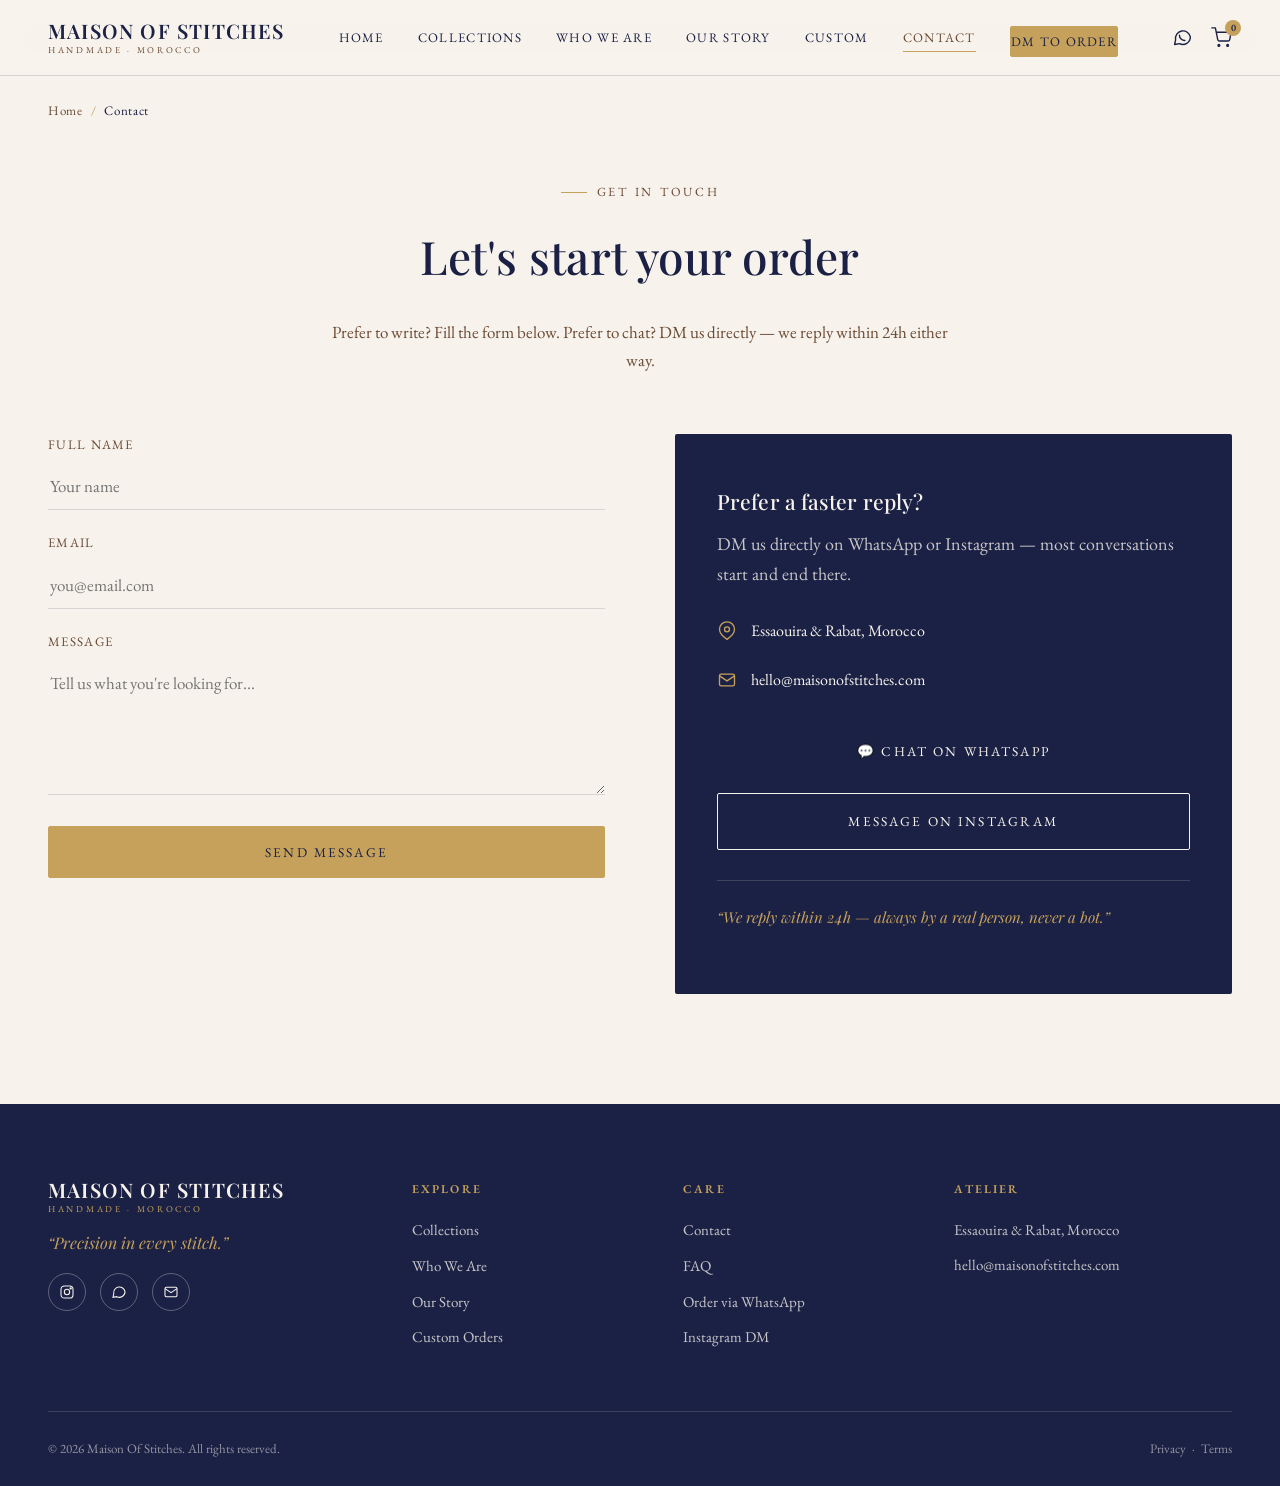
<file: contact.html>
<!DOCTYPE html>
<html lang="en">
<head>
<meta charset="UTF-8">
<meta name="viewport" content="width=device-width, initial-scale=1.0">
<title>Contact — Maison Of Stitches</title>
<meta name="description" content="Contact Maison Of Stitches — order via WhatsApp, Instagram, or email. We reply within 24h.">
<link rel="preconnect" href="https://fonts.googleapis.com">
<link rel="stylesheet" href="css/style.css">
</head>
<body class=" has-sticky">

<header class="site-header">
  <div class="header-inner">
    <a href="index.html" class="logo"><b>MAISON OF STITCHES</b><span>Handmade &middot; Morocco</span></a>
    <nav class="main-nav">
      <a href="index.html" class="nav-link">Home</a>
<a href="collections.html" class="nav-link">Collections</a>
<a href="who-we-are.html" class="nav-link">Who We Are</a>
<a href="our-story.html" class="nav-link">Our Story</a>
<a href="custom.html" class="nav-link">Custom</a>
<a href="contact.html" class="nav-link active">Contact</a>

      <a href="https://wa.me/212600000000" target="_blank" class="btn btn-gold btn-small" style="margin-top:8px;">DM to Order</a>
    </nav>
    <div class="header-actions">
      <a href="https://wa.me/212600000000" target="_blank" class="icon-btn" aria-label="WhatsApp">
        <svg viewBox="0 0 24 24" fill="none" stroke-width="1.6" stroke-linecap="round" stroke-linejoin="round"><path d="M21 11.5a8.5 8.5 0 0 1-12.4 7.5L3 20l1.1-5.4A8.5 8.5 0 1 1 21 11.5Z"/><path d="M8.5 9.5c0 3.5 3 6 6.2 6"/></svg>
      </a>
      <a href="#" class="icon-btn" aria-label="Cart">
        <svg viewBox="0 0 24 24" fill="none" stroke-width="1.6" stroke-linecap="round" stroke-linejoin="round"><circle cx="9" cy="21" r="1"/><circle cx="19" cy="21" r="1"/><path d="M1 1h4l2.7 13.4a2 2 0 0 0 2 1.6h9.7a2 2 0 0 0 2-1.6L23 6H6"/></svg>
        <span class="cart-count">0</span>
      </a>
      <button class="nav-toggle" aria-label="Menu"><span></span><span></span><span></span></button>
    </div>
  </div>
</header>


<div class="container"><div class="breadcrumb"><a href="index.html">Home</a><span class="sep">/</span><span class="current">Contact</span></div></div>

<section style="padding-top:50px;">
  <div class="container">
    <div class="section-head reveal">
      <span class="eyebrow">Get In Touch</span>
      <h2>Let's start your order</h2>
      <p>Prefer to write? Fill the form below. Prefer to chat? DM us directly — we reply within 24h either way.</p>
    </div>

    <div class="contact-grid">
      <form id="contact-form" class="reveal">
        <div class="form-group">
          <label for="name">Full name</label>
          <input type="text" id="name" name="name" placeholder="Your name" required>
        </div>
        <div class="form-group">
          <label for="email">Email</label>
          <input type="email" id="email" name="email" placeholder="you@email.com" required>
        </div>
        <div class="form-group">
          <label for="message">Message</label>
          <textarea id="message" name="message" rows="5" placeholder="Tell us what you're looking for..." required></textarea>
        </div>
        <button type="submit" class="btn btn-gold btn-block">Send Message</button>
      </form>

      <div class="contact-side reveal">
        <h3>Prefer a faster reply?</h3>
        <p style="color:rgba(247,243,236,.78);">DM us directly on WhatsApp or Instagram — most conversations start and end there.</p>

        <div style="margin-top:30px;">
          <div class="contact-line">
            <svg viewBox="0 0 24 24" fill="none" stroke-width="1.6"><path d="M21 10c0 6-9 12-9 12S3 16 3 10a9 9 0 0 1 18 0Z"/><circle cx="12" cy="10" r="3"/></svg>
            <span>Essaouira &amp; Rabat, Morocco</span>
          </div>
          <div class="contact-line">
            <svg viewBox="0 0 24 24" fill="none" stroke-width="1.6"><rect x="3" y="5" width="18" height="14" rx="2"/><path d="m3 7 9 6 9-6"/></svg>
            <span>hello@maisonofstitches.com</span>
          </div>
        </div>

        <div class="contact-btns">
          <a href="https://wa.me/212600000000" target="_blank" class="btn btn-wa btn-block">💬 Chat on WhatsApp</a>
          <a href="https://instagram.com/maisonofstitches" target="_blank" class="btn btn-outline btn-block">Message on Instagram</a>
        </div>

        <p class="reassure">&ldquo;We reply within 24h — always by a real person, never a bot.&rdquo;</p>
      </div>
    </div>
  </div>
</section>


<footer class="site-footer">
  <div class="container">
    <div class="footer-grid">
      <div class="footer-brand">
        <a href="index.html" class="logo"><b>MAISON OF STITCHES</b><span>Handmade &middot; Morocco</span></a>
        <p class="footer-tag">&ldquo;Precision in every stitch.&rdquo;</p>
        <div class="footer-socials">
          <a href="https://instagram.com/maisonofstitches" target="_blank" aria-label="Instagram">
            <svg viewBox="0 0 24 24" fill="none" stroke-width="1.6"><rect x="3" y="3" width="18" height="18" rx="5"/><circle cx="12" cy="12" r="4"/><circle cx="17.5" cy="6.5" r="1"/></svg>
          </a>
          <a href="https://wa.me/212600000000" target="_blank" aria-label="WhatsApp">
            <svg viewBox="0 0 24 24" fill="none" stroke-width="1.6"><path d="M21 11.5a8.5 8.5 0 0 1-12.4 7.5L3 20l1.1-5.4A8.5 8.5 0 1 1 21 11.5Z"/></svg>
          </a>
          <a href="mailto:hello@maisonofstitches.com" aria-label="Email">
            <svg viewBox="0 0 24 24" fill="none" stroke-width="1.6"><rect x="3" y="5" width="18" height="14" rx="2"/><path d="m3 7 9 6 9-6"/></svg>
          </a>
        </div>
      </div>
      <div class="footer-col">
        <h4>Explore</h4>
        <a href="collections.html">Collections</a>
        <a href="who-we-are.html">Who We Are</a>
        <a href="our-story.html">Our Story</a>
        <a href="custom.html">Custom Orders</a>
      </div>
      <div class="footer-col">
        <h4>Care</h4>
        <a href="contact.html">Contact</a>
        <a href="custom.html#faq">FAQ</a>
        <a href="https://wa.me/212600000000" target="_blank">Order via WhatsApp</a>
        <a href="https://instagram.com/maisonofstitches" target="_blank">Instagram DM</a>
      </div>
      <div class="footer-col">
        <h4>Atelier</h4>
        <p style="color:rgba(247,243,236,.78);font-size:15px;margin:0 0 10px;">Essaouira &amp; Rabat, Morocco</p>
        <a href="mailto:hello@maisonofstitches.com">hello@maisonofstitches.com</a>
      </div>
    </div>
    <div class="footer-bottom">
      <span>&copy; 2026 Maison Of Stitches. All rights reserved.</span>
      <span><a href="contact.html">Privacy</a> &nbsp;&middot;&nbsp; <a href="contact.html">Terms</a></span>
    </div>
  </div>
</footer>
<div class="sticky-wa">
  <a href="https://wa.me/212600000000" target="_blank" style="color:inherit;display:flex;align-items:center;gap:8px;">💬 DM to order</a>
</div>
<script src="js/main.js"></script>

</body>
</html>
</file>
<file: css/style.css>
/* ===========================================================
   MAISON OF STITCHES — Design System
   Quiet luxury / coastal / editorial / artisanal
   =========================================================== */

@import url('https://fonts.googleapis.com/css2?family=Playfair+Display:ital,wght@0,400;0,500;0,600;0,700;1,400;1,500&family=EB+Garamond:ital,wght@0,400;0,500;0,600;1,400&display=swap');

:root{
  --navy:#1B2145;
  --navy-80: rgba(27,33,69,.8);
  --navy-10: rgba(27,33,69,.08);
  --cream:#F7F3EC;
  --cream-dim:#EFE9DD;
  --brown:#6B4A34;
  --gold:#C6A15B;
  --gold-soft: rgba(198,161,91,.18);
  --ink:#1B2145;
  --line: rgba(27,33,69,.14);
  --shadow: 0 20px 60px rgba(27,33,69,.14);
  --radius: 2px;
  --maxw: 1240px;
  --ease: cubic-bezier(.22,.68,.1,1);
}

*,*::before,*::after{box-sizing:border-box;}
html{scroll-behavior:smooth;}
body{
  margin:0;
  background:var(--cream);
  color:var(--navy);
  font-family:'EB Garamond', Georgia, serif;
  font-size:18px;
  line-height:1.65;
  -webkit-font-smoothing:antialiased;
  overflow-x:hidden;
}
img{max-width:100%;display:block;}
a{color:inherit;text-decoration:none;}
h1,h2,h3,h4{
  font-family:'Playfair Display', serif;
  font-weight:500;
  margin:0 0 .5em;
  letter-spacing:.005em;
  color:var(--navy);
}
p{margin:0 0 1em;}
.container{max-width:var(--maxw);margin:0 auto;padding:0 28px;}
.eyebrow{
  font-family:'EB Garamond', serif;
  text-transform:uppercase;
  letter-spacing:.22em;
  font-size:12.5px;
  color:var(--brown);
  display:inline-flex;
  align-items:center;
  gap:10px;
}
.eyebrow::before{content:"";width:26px;height:1px;background:var(--gold);display:inline-block;}
.italic-serif{font-family:'Playfair Display', serif;font-style:italic;font-weight:400;}
.gold{color:var(--gold);}
.center{text-align:center;}

/* reveal-on-scroll */
.reveal{opacity:0;transform:translateY(24px);transition:opacity .9s var(--ease), transform .9s var(--ease);}
.reveal.in{opacity:1;transform:translateY(0);}

/* ===================== BUTTONS ===================== */
.btn{
  display:inline-flex;align-items:center;justify-content:center;gap:10px;
  font-family:'EB Garamond', serif;
  font-size:13.5px;
  letter-spacing:.16em;
  text-transform:uppercase;
  padding:16px 34px;
  border:1px solid transparent;
  border-radius:var(--radius);
  cursor:pointer;
  transition:all .35s var(--ease);
  white-space:nowrap;
}
.btn-gold{background:var(--gold);color:var(--navy);border-color:var(--gold);}
.btn-gold:hover{background:transparent;color:var(--navy);border-color:var(--navy);transform:translateY(-2px);}
.btn-outline{background:transparent;color:var(--cream);border-color:var(--cream);}
.btn-outline:hover{background:var(--cream);color:var(--navy);transform:translateY(-2px);}
.btn-outline-navy{background:transparent;color:var(--navy);border-color:var(--navy);}
.btn-outline-navy:hover{background:var(--navy);color:var(--cream);transform:translateY(-2px);}
.btn-wa{background:var(--navy);color:var(--cream);border-color:var(--navy);}
.btn-wa:hover{background:var(--brown);border-color:var(--brown);transform:translateY(-2px);}
.btn-block{width:100%;}
.btn-small{padding:11px 20px;font-size:11.5px;}

/* ===================== HEADER ===================== */
.site-header{
  position:sticky;top:0;z-index:1000;
  background:rgba(247,243,236,.88);
  backdrop-filter:blur(14px);
  border-bottom:1px solid var(--line);
  transition:background .4s var(--ease);
}
.header-inner{
  max-width:var(--maxw);margin:0 auto;padding:18px 28px;
  display:flex;align-items:center;justify-content:space-between;gap:20px;
}
.logo{
  font-family:'Playfair Display', serif;
  font-size:20px;letter-spacing:.06em;
  display:flex;flex-direction:column;line-height:1;
}
.logo b{font-weight:600;}
.logo span{font-size:9px;letter-spacing:.3em;color:var(--brown);text-transform:uppercase;margin-top:5px;font-family:'EB Garamond',serif;}
.main-nav{display:flex;align-items:center;gap:34px;}
.main-nav a{
  font-size:13px;letter-spacing:.1em;text-transform:uppercase;
  position:relative;padding:4px 0;color:var(--navy);
}
.main-nav a::after{
  content:"";position:absolute;left:0;bottom:0;height:1px;width:0;background:var(--gold);
  transition:width .35s var(--ease);
}
.main-nav a:hover::after,.main-nav a.active::after{width:100%;}
.main-nav a.active{color:var(--brown);}
.header-actions{display:flex;align-items:center;gap:18px;}
.icon-btn{position:relative;display:inline-flex;color:var(--navy);}
.icon-btn svg{width:21px;height:21px;stroke:var(--navy);}
.cart-count{
  position:absolute;top:-7px;right:-9px;background:var(--gold);color:var(--navy);
  font-family:'EB Garamond',serif;font-size:10px;font-weight:600;
  width:16px;height:16px;border-radius:50%;display:flex;align-items:center;justify-content:center;
}
.nav-toggle{display:none;background:none;border:none;cursor:pointer;padding:4px;}
.nav-toggle span{display:block;width:24px;height:1px;background:var(--navy);margin:6px 0;transition:.3s;}

/* ===================== FOOTER ===================== */
.site-footer{background:var(--navy);color:var(--cream);padding:76px 0 0;margin-top:0;}
.footer-grid{
  display:grid;grid-template-columns:1.4fr 1fr 1fr 1.2fr;gap:40px;
  padding-bottom:50px;border-bottom:1px solid rgba(247,243,236,.14);
}
.footer-brand .logo{color:var(--cream);}
.footer-brand .logo span{color:var(--gold);}
.footer-tag{margin-top:16px;font-family:'Playfair Display',serif;font-style:italic;color:var(--gold);font-size:16px;}
.footer-col h4{
  font-family:'EB Garamond',serif;text-transform:uppercase;font-size:12px;letter-spacing:.18em;
  color:var(--gold);margin-bottom:18px;font-weight:600;
}
.footer-col a{display:block;color:rgba(247,243,236,.78);font-size:15px;margin-bottom:11px;transition:color .3s;}
.footer-col a:hover{color:var(--gold);}
.footer-socials{display:flex;gap:14px;margin-top:6px;}
.footer-socials a{
  width:38px;height:38px;border:1px solid rgba(247,243,236,.3);border-radius:50%;
  display:flex;align-items:center;justify-content:center;transition:.3s;
}
.footer-socials a:hover{border-color:var(--gold);background:var(--gold);}
.footer-socials svg{width:16px;height:16px;stroke:var(--cream);}
.footer-socials a:hover svg{stroke:var(--navy);}
.footer-bottom{
  display:flex;justify-content:space-between;align-items:center;flex-wrap:wrap;gap:10px;
  padding:26px 0;font-size:13px;color:rgba(247,243,236,.55);
}
.footer-bottom a{color:rgba(247,243,236,.55);}
.footer-bottom a:hover{color:var(--gold);}

/* ===================== STICKY WA BAR (mobile) ===================== */
.sticky-wa{
  position:fixed;bottom:0;left:0;right:0;z-index:999;
  background:var(--navy);color:var(--cream);
  display:none;align-items:center;justify-content:center;
  padding:15px;font-family:'EB Garamond',serif;letter-spacing:.1em;text-transform:uppercase;font-size:13px;
  gap:8px;box-shadow:0 -6px 24px rgba(0,0,0,.18);
}

/* ===================== HERO ===================== */
.hero{
  position:relative;min-height:100vh;display:flex;align-items:flex-end;
  background-size:cover;background-position:center;overflow:hidden;
}
.hero::after{
  content:"";position:absolute;inset:0;
  background:linear-gradient(180deg, rgba(27,33,69,.15) 0%, rgba(27,33,69,.35) 55%, rgba(27,33,69,.78) 100%);
}
.hero-content{position:relative;z-index:2;width:100%;padding:0 28px 90px;max-width:var(--maxw);margin:0 auto;color:var(--cream);}
.hero-content .eyebrow{color:var(--gold);}
.hero-content .eyebrow::before{background:var(--gold);}
.hero-title{
  font-size:clamp(38px,7vw,76px);color:var(--cream);margin:18px 0 20px;line-height:1.05;max-width:820px;
}
.hero-title em{color:var(--gold);}
.hero-sub{font-size:19px;max-width:480px;color:rgba(247,243,236,.86);margin-bottom:34px;}
.hero-ctas{display:flex;gap:18px;flex-wrap:wrap;}
.scroll-cue{
  position:absolute;bottom:28px;left:50%;transform:translateX(-50%);z-index:2;
  color:var(--cream);font-size:11px;letter-spacing:.2em;text-transform:uppercase;
  display:flex;flex-direction:column;align-items:center;gap:10px;opacity:.8;
}
.scroll-cue::after{content:"";width:1px;height:34px;background:var(--gold);animation:scrollpulse 2s infinite;}
@keyframes scrollpulse{0%{transform:scaleY(.3);opacity:.4;}50%{transform:scaleY(1);opacity:1;}100%{transform:scaleY(.3);opacity:.4;}}

/* ===================== SECTIONS ===================== */
section{padding:110px 0;}
.section-head{max-width:640px;margin:0 auto 60px;text-align:center;}
.section-head h2{font-size:clamp(30px,4vw,46px);margin-top:16px;}
.section-head p{color:var(--brown);font-size:17px;}
.bg-navy{background:var(--navy);color:var(--cream);}
.bg-navy h1,.bg-navy h2,.bg-navy h3,.bg-navy h4{color:var(--cream);}
.bg-navy .eyebrow{color:var(--gold);}
.bg-navy .eyebrow::before{background:var(--gold);}
.bg-dim{background:var(--cream-dim);}

/* ===================== COLLECTION TEASER CARDS ===================== */
.collection-grid{display:grid;grid-template-columns:repeat(4,1fr);gap:26px;}
.collection-card{
  position:relative;aspect-ratio:3/4;overflow:hidden;border-radius:var(--radius);
  background-size:cover;background-position:center;
}
.collection-card::after{content:"";position:absolute;inset:0;background:linear-gradient(180deg, rgba(27,33,69,0) 40%, rgba(27,33,69,.82) 100%);transition:.5s;}
.collection-card img{position:absolute;inset:0;width:100%;height:100%;object-fit:cover;transition:transform .8s var(--ease);}
.collection-card:hover img{transform:scale(1.08);}
.collection-card-label{
  position:absolute;left:0;right:0;bottom:0;padding:26px;z-index:2;color:var(--cream);
}
.collection-card-label .eyebrow{color:var(--gold);margin-bottom:6px;}
.collection-card-label .eyebrow::before{background:var(--gold);}
.collection-card-label h3{color:var(--cream);font-size:23px;margin:0;}
.collection-card-label .arrow{
  display:inline-block;margin-top:10px;font-size:12px;letter-spacing:.14em;text-transform:uppercase;
  color:var(--cream);border-bottom:1px solid var(--gold);padding-bottom:2px;
}

/* ===================== WHO WE ARE PREVIEW ===================== */
.split{display:grid;grid-template-columns:1fr 1fr;gap:70px;align-items:center;}
.split img{border-radius:var(--radius);width:100%;height:100%;object-fit:cover;}
.pillars{display:grid;grid-template-columns:repeat(3,1fr);gap:34px;margin-top:20px;}
.pillar{text-align:center;padding:36px 20px;border:1px solid var(--line);border-radius:var(--radius);background:var(--cream);}
.pillar-icon{width:46px;height:46px;margin:0 auto 20px;stroke:var(--gold);}
.pillar h4{font-size:19px;margin-bottom:10px;}
.pillar p{font-size:15.5px;color:var(--brown);margin:0;}

/* ===================== TESTIMONIALS ===================== */
.testimonial-grid{display:grid;grid-template-columns:repeat(3,1fr);gap:30px;}
.testimonial{background:var(--cream-dim);padding:38px 32px;border-radius:var(--radius);border:1px solid var(--line);}
.stars{color:var(--gold);letter-spacing:3px;font-size:15px;margin-bottom:16px;}
.testimonial p{font-family:'Playfair Display',serif;font-style:italic;font-size:18px;color:var(--navy);}
.testimonial .who{font-family:'EB Garamond',serif;font-style:normal;font-size:13px;letter-spacing:.1em;text-transform:uppercase;color:var(--brown);margin-top:14px;}

/* ===================== INSTAGRAM STRIP ===================== */
.insta-strip{display:grid;grid-template-columns:repeat(5,1fr);gap:4px;}
.insta-strip a{position:relative;aspect-ratio:1/1;overflow:hidden;}
.insta-strip img{width:100%;height:100%;object-fit:cover;transition:transform .6s var(--ease);}
.insta-strip a::after{content:"";position:absolute;inset:0;background:rgba(27,33,69,0);transition:.4s;}
.insta-strip a:hover::after{background:rgba(27,33,69,.35);}
.insta-strip a:hover img{transform:scale(1.1);}

/* ===================== FINAL CTA BANNER ===================== */
.cta-banner{
  position:relative;padding:120px 0;text-align:center;background-size:cover;background-position:center;
}
.cta-banner::after{content:"";position:absolute;inset:0;background:rgba(27,33,69,.72);}
.cta-banner .container{position:relative;z-index:2;color:var(--cream);}
.cta-banner h2{color:var(--cream);font-size:clamp(30px,5vw,52px);max-width:700px;margin:14px auto 30px;}

/* ===================== PRODUCT GRID (collections page) ===================== */
.collection-block{margin-bottom:100px;}
.collection-block-head{display:flex;align-items:baseline;justify-content:space-between;gap:20px;margin-bottom:38px;border-bottom:1px solid var(--line);padding-bottom:22px;}
.collection-block-head h2{margin:0;font-size:32px;}
.collection-block-head span{font-size:14px;color:var(--brown);letter-spacing:.06em;}
.product-grid{display:grid;grid-template-columns:repeat(4,1fr);gap:28px;}
.product-card{background:var(--cream);position:relative;}
.product-photo{position:relative;aspect-ratio:4/5;overflow:hidden;background:var(--cream-dim);border-radius:var(--radius);margin-bottom:16px;}
.product-photo img{width:100%;height:100%;object-fit:cover;transition:transform .7s var(--ease);}
.product-card:hover .product-photo img{transform:scale(1.06);}
.badge{
  position:absolute;top:12px;left:12px;background:var(--navy);color:var(--cream);
  font-size:10.5px;letter-spacing:.08em;text-transform:uppercase;padding:6px 12px;border-radius:20px;z-index:2;
}
.badge-limited{background:var(--gold);color:var(--navy);}
.badge-low{background:var(--brown);}
.product-name{font-size:18px;margin-bottom:4px;}
.product-price{font-family:'EB Garamond',serif;color:var(--brown);font-size:16px;margin-bottom:14px;}

/* ===================== VALUES / STORY CHAPTERS ===================== */
.chapters{display:flex;flex-direction:column;gap:120px;}
.chapter{display:grid;grid-template-columns:1fr 1fr;gap:70px;align-items:center;}
.chapter:nth-child(even) .chapter-photo{order:2;}
.chapter-num{font-family:'Playfair Display',serif;font-style:italic;color:var(--gold);font-size:15px;letter-spacing:.1em;}
.chapter-photo{border-radius:var(--radius);overflow:hidden;aspect-ratio:4/3;}
.chapter-photo img{width:100%;height:100%;object-fit:cover;}
.chapter h2{font-size:clamp(28px,3.4vw,40px);}
.quote-block{
  max-width:760px;margin:0 auto;text-align:center;padding:60px 20px;
}
.quote-block p{
  font-family:'Playfair Display',serif;font-style:italic;color:var(--gold);
  font-size:clamp(24px,3.4vw,36px);line-height:1.4;
}

/* ===================== CUSTOM PAGE ===================== */
.process-grid{display:grid;grid-template-columns:repeat(3,1fr);gap:40px;counter-reset:step;}
.process-step{text-align:center;position:relative;padding:0 10px;}
.process-num{
  font-family:'Playfair Display',serif;font-style:italic;font-size:52px;color:var(--gold-soft);
  -webkit-text-stroke:1px var(--gold);color:transparent;margin-bottom:10px;
}
.process-step h4{font-size:20px;}
.process-step p{color:var(--brown);font-size:15.5px;}
.gallery-grid{display:grid;grid-template-columns:repeat(4,1fr);gap:16px;}
.gallery-grid img{border-radius:var(--radius);aspect-ratio:1/1;object-fit:cover;transition:transform .5s var(--ease);}
.gallery-grid a{overflow:hidden;border-radius:var(--radius);display:block;}
.gallery-grid a:hover img{transform:scale(1.08);}

.faq{max-width:760px;margin:0 auto;}
.faq-item{border-bottom:1px solid var(--line);}
.faq-q{
  display:flex;justify-content:space-between;align-items:center;padding:26px 0;cursor:pointer;
  font-family:'Playfair Display',serif;font-size:19px;
}
.faq-q .plus{font-size:22px;color:var(--gold);transition:transform .35s var(--ease);}
.faq-item.open .faq-q .plus{transform:rotate(45deg);}
.faq-a{max-height:0;overflow:hidden;transition:max-height .45s var(--ease);}
.faq-a p{padding-bottom:24px;color:var(--brown);margin:0;}

/* ===================== CONTACT PAGE ===================== */
.contact-grid{display:grid;grid-template-columns:1fr 1fr;gap:70px;}
.form-group{margin-bottom:22px;}
.form-group label{display:block;font-size:13px;letter-spacing:.1em;text-transform:uppercase;color:var(--brown);margin-bottom:8px;}
.form-group input,.form-group textarea{
  width:100%;border:none;border-bottom:1px solid var(--line);background:transparent;
  padding:12px 2px;font-family:'EB Garamond',serif;font-size:17px;color:var(--navy);
  transition:border-color .3s;
}
.form-group input:focus,.form-group textarea:focus{outline:none;border-color:var(--gold);}
.contact-side{background:var(--navy);color:var(--cream);padding:50px 42px;border-radius:var(--radius);}
.contact-side h3{color:var(--cream);}
.contact-line{display:flex;gap:14px;align-items:flex-start;margin-bottom:22px;font-size:16px;}
.contact-line svg{width:20px;height:20px;stroke:var(--gold);flex-shrink:0;margin-top:3px;}
.contact-btns{display:flex;flex-direction:column;gap:14px;margin-top:30px;}
.reassure{
  margin-top:30px;padding-top:24px;border-top:1px solid rgba(247,243,236,.16);
  font-family:'Playfair Display',serif;font-style:italic;color:var(--gold);font-size:15px;
}

/* ===================== BREADCRUMB ===================== */
.breadcrumb{padding:24px 0 0;font-size:13px;letter-spacing:.05em;color:var(--brown);}
.breadcrumb a{color:var(--brown);}
.breadcrumb a:hover{color:var(--gold);}
.breadcrumb .sep{margin:0 8px;color:var(--gold);}
.breadcrumb .current{color:var(--navy);}

/* ===================== MISC ===================== */
.divider{width:60px;height:1px;background:var(--gold);margin:24px auto;}
.trust-strip{display:flex;justify-content:center;gap:40px;flex-wrap:wrap;padding:26px 0;border-top:1px solid var(--line);border-bottom:1px solid var(--line);font-size:13px;letter-spacing:.08em;text-transform:uppercase;color:var(--brown);}

/* ===================== RESPONSIVE ===================== */
@media (max-width:1024px){
  .collection-grid{grid-template-columns:repeat(2,1fr);}
  .product-grid{grid-template-columns:repeat(2,1fr);}
  .footer-grid{grid-template-columns:1fr 1fr;}
  .testimonial-grid{grid-template-columns:1fr;}
  .split{grid-template-columns:1fr;gap:36px;}
  .chapter{grid-template-columns:1fr;gap:30px;}
  .chapter:nth-child(even) .chapter-photo{order:0;}
  .pillars{grid-template-columns:1fr;}
  .process-grid{grid-template-columns:1fr;gap:50px;}
  .contact-grid{grid-template-columns:1fr;}
  .insta-strip{grid-template-columns:repeat(3,1fr);}
  .gallery-grid{grid-template-columns:repeat(2,1fr);}
}
@media (max-width:720px){
  body{font-size:16.5px;}
  .main-nav{
    position:fixed;top:0;right:0;height:100vh;width:78%;max-width:340px;
    background:var(--cream);flex-direction:column;justify-content:center;align-items:flex-start;
    padding:40px;gap:26px;transform:translateX(100%);transition:transform .45s var(--ease);
    box-shadow:-10px 0 40px rgba(0,0,0,.12);z-index:1001;
  }
  .main-nav.open{transform:translateX(0);}
  .nav-toggle{display:block;}
  .hero-content{padding-bottom:70px;}
  .hero-ctas{flex-direction:column;align-items:stretch;}
  .hero-ctas .btn{width:100%;}
  .collection-grid{grid-template-columns:1fr;}
  .product-grid{grid-template-columns:1fr 1fr;}
  .footer-grid{grid-template-columns:1fr;gap:34px;}
  .insta-strip{grid-template-columns:repeat(3,1fr);}
  .sticky-wa{display:flex;}
  body{padding-bottom:0;}
  .has-sticky{padding-bottom:56px;}
  .gallery-grid{grid-template-columns:1fr 1fr;}
}
</file>
